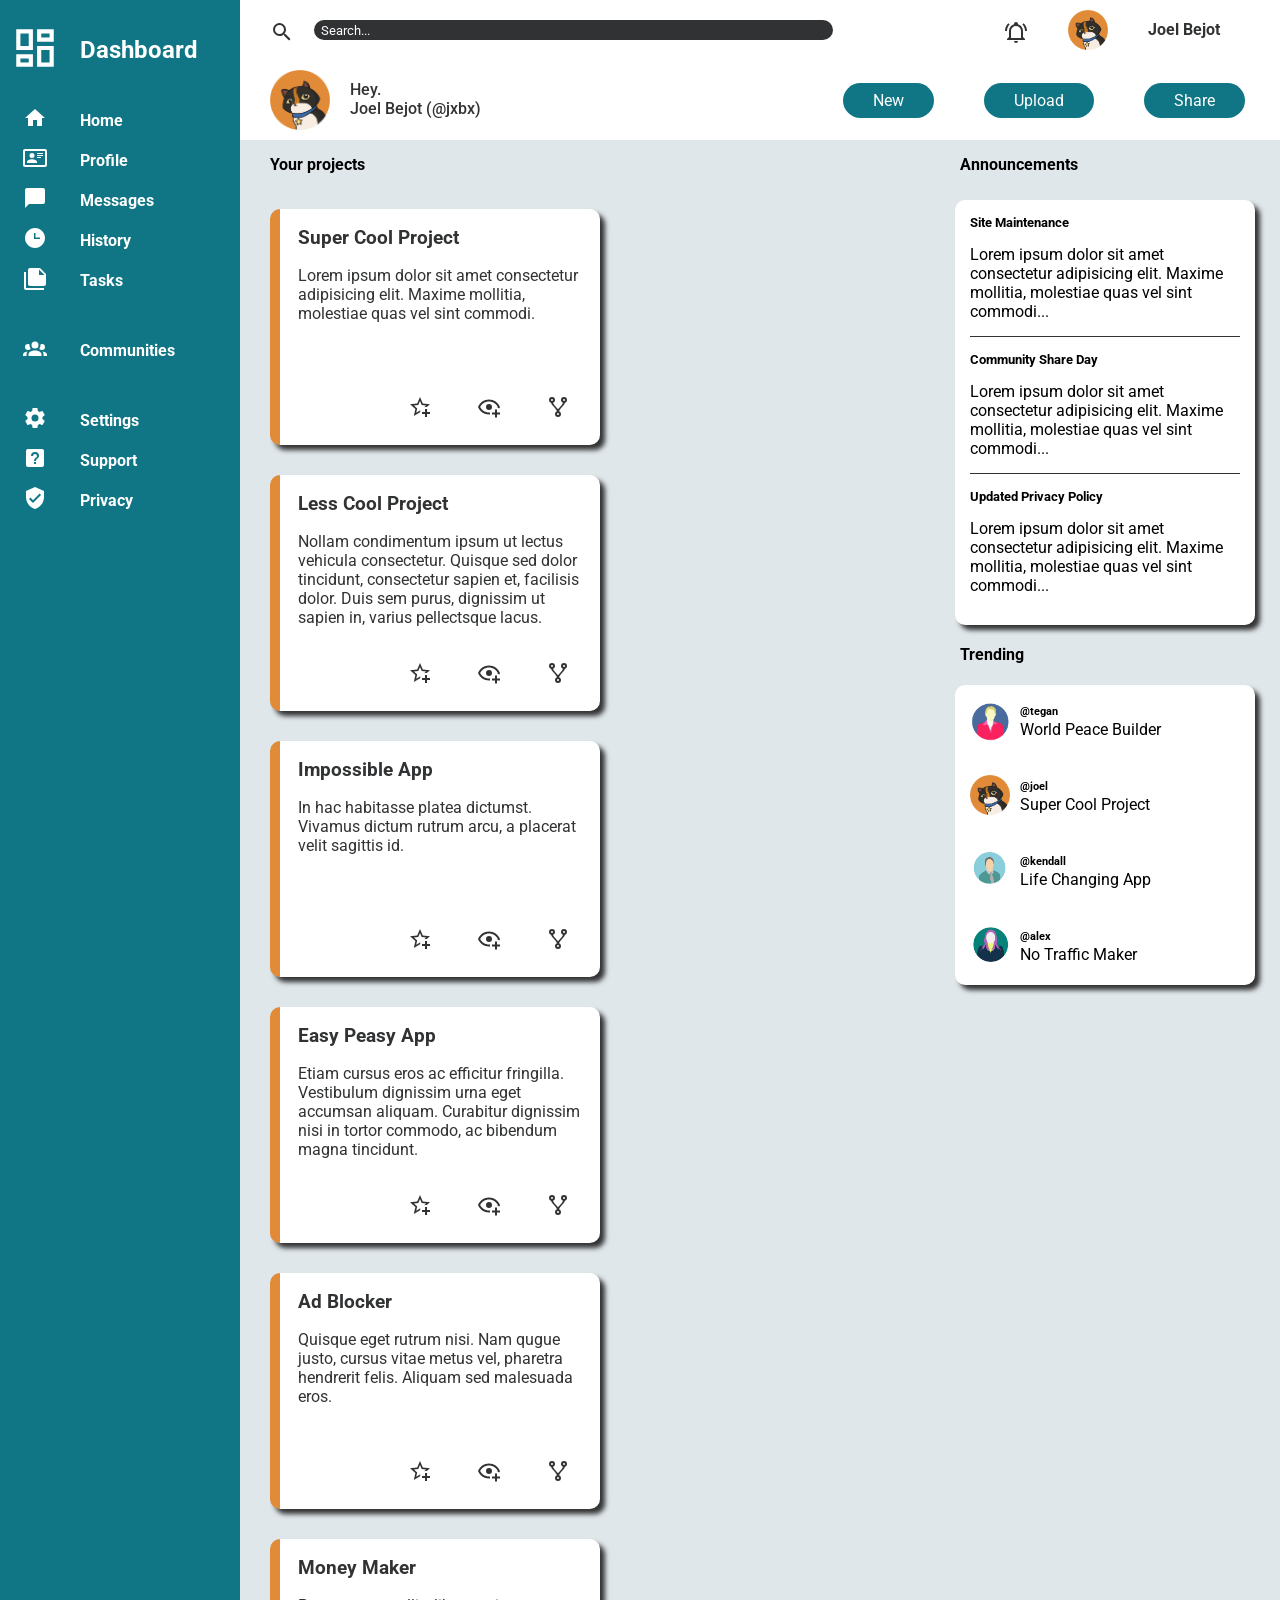
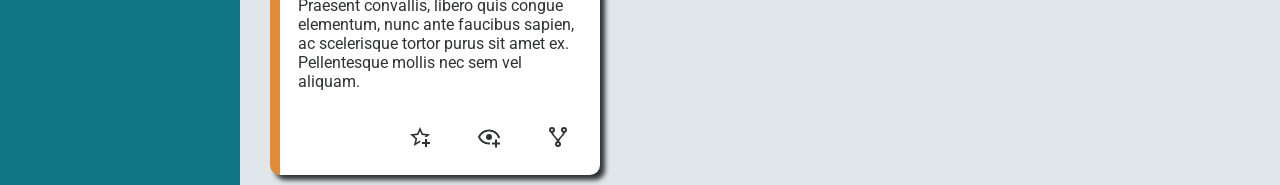
<file: index.html>
<!DOCTYPE html>
<html lang="en">
<head>
  <meta charset="UTF-8">
  <meta name="viewport" content="width=device-width, initial-scale=1.0">
  <link rel="stylesheet" href="style.css">
  <link rel="preconnect" href="https://fonts.googleapis.com">
  <link rel="preconnect" href="https://fonts.gstatic.com" crossorigin>
  <link href="https://fonts.googleapis.com/css2?family=Roboto:wght@400;500;700&display=swap" rel="stylesheet">
  <title>Document</title>
</head>
<body>
  <div class="container">
    <div class="nav">
      <div class="nav-item icon">
        <svg style="width:50px;height:50px" viewBox="0 0 24 24">
          <path fill="currentColor" d="M19,5V7H15V5H19M9,5V11H5V5H9M19,13V19H15V13H19M9,17V19H5V17H9M21,3H13V9H21V3M11,3H3V13H11V3M21,11H13V21H21V11M11,15H3V21H11V15Z" />
        </svg>
      </div>
      <div class="nav-item" id="dashboard">Dashboard</div>
        
        <div class="nav-item">
          <svg style="width:50px;height:24px" viewBox="0 0 24 24">
            <path fill="currentColor" d="M10,20V14H14V20H19V12H22L12,3L2,12H5V20H10Z" />
          </svg>
        </div>
        <div class="nav-item">Home</div>
        <div class="nav-item">
          <svg style="width:50px;height:24px" viewBox="0 0 24 24">
            <path fill="currentColor" d="M22,3H2C0.91,3.04 0.04,3.91 0,5V19C0.04,20.09 0.91,20.96 2,21H22C23.09,20.96 23.96,20.09 24,19V5C23.96,3.91 23.09,3.04 22,3M22,19H2V5H22V19M14,17V15.75C14,14.09 10.66,13.25 9,13.25C7.34,13.25 4,14.09 4,15.75V17H14M9,7A2.5,2.5 0 0,0 6.5,9.5A2.5,2.5 0 0,0 9,12A2.5,2.5 0 0,0 11.5,9.5A2.5,2.5 0 0,0 9,7M14,7V8H20V7H14M14,9V10H20V9H14M14,11V12H18V11H14" />
          </svg>
        </div>
        <div class="nav-item">Profile</div>
        <div class="nav-item">
          <svg style="width:50px;height:24px" viewBox="0 0 24 24">
            <path fill="currentColor" d="M20,2H4A2,2 0 0,0 2,4V22L6,18H20A2,2 0 0,0 22,16V4C22,2.89 21.1,2 20,2Z" />
          </svg>
        </div>
        <div class="nav-item">Messages</div>
        <div class="nav-item">
          <svg style="width:50px;height:24px" viewBox="0 0 24 24">
            <path fill="currentColor" d="M12 2C6.5 2 2 6.5 2 12C2 17.5 6.5 22 12 22C17.5 22 22 17.5 22 12S17.5 2 12 2M17 13H11V7H12.5V11.5H17V13Z" />
          </svg>
        </div>
        <div class="nav-item">History</div>
        <div class="nav-item">
          <svg style="width:50px;height:24px" viewBox="0 0 24 24">
            <path fill="currentColor" d="M16,9H21.5L16,3.5V9M7,2H17L23,8V18A2,2 0 0,1 21,20H7C5.89,20 5,19.1 5,18V4A2,2 0 0,1 7,2M3,6V22H21V24H3A2,2 0 0,1 1,22V6H3Z" />
          </svg>
        </div>
        <div class="nav-item">Tasks</div>
        <div class="nav-item">
          <svg style="width:50px;height:24px" viewBox="0 0 24 24">
            <path fill="currentColor" d="M12,5.5A3.5,3.5 0 0,1 15.5,9A3.5,3.5 0 0,1 12,12.5A3.5,3.5 0 0,1 8.5,9A3.5,3.5 0 0,1 12,5.5M5,8C5.56,8 6.08,8.15 6.53,8.42C6.38,9.85 6.8,11.27 7.66,12.38C7.16,13.34 6.16,14 5,14A3,3 0 0,1 2,11A3,3 0 0,1 5,8M19,8A3,3 0 0,1 22,11A3,3 0 0,1 19,14C17.84,14 16.84,13.34 16.34,12.38C17.2,11.27 17.62,9.85 17.47,8.42C17.92,8.15 18.44,8 19,8M5.5,18.25C5.5,16.18 8.41,14.5 12,14.5C15.59,14.5 18.5,16.18 18.5,18.25V20H5.5V18.25M0,20V18.5C0,17.11 1.89,15.94 4.45,15.6C3.86,16.28 3.5,17.22 3.5,18.25V20H0M24,20H20.5V18.25C20.5,17.22 20.14,16.28 19.55,15.6C22.11,15.94 24,17.11 24,18.5V20Z" />
          </svg>
        </div>
        <div class="nav-item">Communities</div>
        <div class="nav-item">
          <svg style="width:50px;height:24px" viewBox="0 0 24 24">
            <path fill="currentColor" d="M12,15.5A3.5,3.5 0 0,1 8.5,12A3.5,3.5 0 0,1 12,8.5A3.5,3.5 0 0,1 15.5,12A3.5,3.5 0 0,1 12,15.5M19.43,12.97C19.47,12.65 19.5,12.33 19.5,12C19.5,11.67 19.47,11.34 19.43,11L21.54,9.37C21.73,9.22 21.78,8.95 21.66,8.73L19.66,5.27C19.54,5.05 19.27,4.96 19.05,5.05L16.56,6.05C16.04,5.66 15.5,5.32 14.87,5.07L14.5,2.42C14.46,2.18 14.25,2 14,2H10C9.75,2 9.54,2.18 9.5,2.42L9.13,5.07C8.5,5.32 7.96,5.66 7.44,6.05L4.95,5.05C4.73,4.96 4.46,5.05 4.34,5.27L2.34,8.73C2.21,8.95 2.27,9.22 2.46,9.37L4.57,11C4.53,11.34 4.5,11.67 4.5,12C4.5,12.33 4.53,12.65 4.57,12.97L2.46,14.63C2.27,14.78 2.21,15.05 2.34,15.27L4.34,18.73C4.46,18.95 4.73,19.03 4.95,18.95L7.44,17.94C7.96,18.34 8.5,18.68 9.13,18.93L9.5,21.58C9.54,21.82 9.75,22 10,22H14C14.25,22 14.46,21.82 14.5,21.58L14.87,18.93C15.5,18.67 16.04,18.34 16.56,17.94L19.05,18.95C19.27,19.03 19.54,18.95 19.66,18.73L21.66,15.27C21.78,15.05 21.73,14.78 21.54,14.63L19.43,12.97Z" />
          </svg>
        </div>
        <div class="nav-item">Settings</div>
        <div class="nav-item">
          <svg style="width:50px;height:24px" viewBox="0 0 24 24">
            <path fill="currentColor" d="M11,18H13V16H11V18M12,6A4,4 0 0,0 8,10H10A2,2 0 0,1 12,8A2,2 0 0,1 14,10C14,12 11,11.75 11,15H13C13,12.75 16,12.5 16,10A4,4 0 0,0 12,6M5,3H19A2,2 0 0,1 21,5V19A2,2 0 0,1 19,21H5A2,2 0 0,1 3,19V5A2,2 0 0,1 5,3Z" />
          </svg>
        </div>
        <div class="nav-item">Support</div>
        <div class="nav-item">
          <svg style="width:50px;height:24px" viewBox="0 0 24 24">
            <path fill="currentColor" d="M10,17L6,13L7.41,11.59L10,14.17L16.59,7.58L18,9M12,1L3,5V11C3,16.55 6.84,21.74 12,23C17.16,21.74 21,16.55 21,11V5L12,1Z" />
          </svg>
        </div>
        <div class="nav-item">Privacy</div>
      
    </div>
    <div class="header">
      <div class="header-top">
        <div class="top-left">
          <div id="search-magnify">
            <label for="search-bar">
              <svg style="width:24px;height:24px" viewBox="0 0 24 24">
                <path fill="currentColor" d="M9.5,3A6.5,6.5 0 0,1 16,9.5C16,11.11 15.41,12.59 14.44,13.73L14.71,14H15.5L20.5,19L19,20.5L14,15.5V14.71L13.73,14.44C12.59,15.41 11.11,16 9.5,16A6.5,6.5 0 0,1 3,9.5A6.5,6.5 0 0,1 9.5,3M9.5,5C7,5 5,7 5,9.5C5,12 7,14 9.5,14C12,14 14,12 14,9.5C14,7 12,5 9.5,5Z" />
              </svg>
            </label>
          </div>
          <div class="search">
            <input type="text" name="search-bar" 
              id="search-bar"
              placeholder="Search...">
          </div>
        </div>
        <div class="top-right">
          <div id="name">Joel Bejot</div>
          <div class="avatar">
            <img src="cat-avatar.png" alt="cat-avatar" id="cat-avatar-sm">
          </div>
          <div class="bell">
            <svg style="width:24px;height:24px" viewBox="0 0 24 24" id="bell">
              <path fill="currentColor" d="M10,21H14A2,2 0 0,1 12,23A2,2 0 0,1 10,21M21,19V20H3V19L5,17V11C5,7.9 7.03,5.17 10,4.29C10,4.19 10,4.1 10,4A2,2 0 0,1 12,2A2,2 0 0,1 14,4C14,4.1 14,4.19 14,4.29C16.97,5.17 19,7.9 19,11V17L21,19M17,11A5,5 0 0,0 12,6A5,5 0 0,0 7,11V18H17V11M19.75,3.19L18.33,4.61C20.04,6.3 21,8.6 21,11H23C23,8.07 21.84,5.25 19.75,3.19M1,11H3C3,8.6 3.96,6.3 5.67,4.61L4.25,3.19C2.16,5.25 1,8.07 1,11Z" />
            </svg>
          </div>
        </div>
      </div>
      <div class="header-bottom">
        <div class="bottom-left">
          <img src="cat-avatar.png" alt="cat-avatar" id="cat-avatar-med">
          <div class="name-hey">
            <div class="name-top">Hey.</div>
            <div class="name-bottom">Joel Bejot (@jxbx)</div>
          </div>
        </div>
        <div class="bottom-right">
          <div id="share">Share</div>
          <div id="upload">Upload</div>
          <div id="new">New</div>
        </div>
      </div>
    </div>
    <div class="content">
      <div class="content-inner">
        <div class="projects">
          <div class="tile-header">Your projects</div>
          <div class="tiles">
              <div class="tile-content">
                <h3>Super Cool Project</h3>
                <p>Lorem ipsum dolor sit amet consectetur adipisicing elit. Maxime mollitia, molestiae quas vel sint commodi.</p>
              </div>
              <div class="icons">
                <div class="star">
                  <svg style="width:24px;height:24px" viewBox="0 0 24 24">
                    <path fill="currentColor" d="M5.8 21L7.4 14L2 9.2L9.2 8.6L12 2L14.8 8.6L22 9.2L18.8 12H18C17.3 12 16.6 12.1 15.9 12.4L18.1 10.5L13.7 10.1L12 6.1L10.3 10.1L5.9 10.5L9.2 13.4L8.2 17.7L12 15.4L12.5 15.7C12.3 16.2 12.1 16.8 12.1 17.3L5.8 21M17 14V17H14V19H17V22H19V19H22V17H19V14H17Z" />
                  </svg>
                </div>
                <div class="eye">
                  <svg style="width:24px;height:24px" viewBox="0 0 24 24">
                    <path fill="currentColor" d="M12,4.5C7,4.5 2.73,7.61 1,12C2.73,16.39 7,19.5 12,19.5C12.36,19.5 12.72,19.5 13.08,19.45C13.03,19.13 13,18.82 13,18.5C13,18.14 13.04,17.78 13.1,17.42C12.74,17.46 12.37,17.5 12,17.5C8.24,17.5 4.83,15.36 3.18,12C4.83,8.64 8.24,6.5 12,6.5C15.76,6.5 19.17,8.64 20.82,12C20.7,12.24 20.56,12.45 20.43,12.68C21.09,12.84 21.72,13.11 22.29,13.5C22.56,13 22.8,12.5 23,12C21.27,7.61 17,4.5 12,4.5M12,9A3,3 0 0,0 9,12A3,3 0 0,0 12,15A3,3 0 0,0 15,12A3,3 0 0,0 12,9M18,14.5V17.5H15V19.5H18V22.5H20V19.5H23V17.5H20V14.5H18Z" />
                  </svg>
                </div>
                <div class="share">
                  <svg style="width:24px;height:24px" viewBox="0 0 24 24">
                    <path fill="currentColor" d="M6,2A3,3 0 0,1 9,5C9,6.28 8.19,7.38 7.06,7.81C7.15,8.27 7.39,8.83 8,9.63C9,10.92 11,12.83 12,14.17C13,12.83 15,10.92 16,9.63C16.61,8.83 16.85,8.27 16.94,7.81C15.81,7.38 15,6.28 15,5A3,3 0 0,1 18,2A3,3 0 0,1 21,5C21,6.32 20.14,7.45 18.95,7.85C18.87,8.37 18.64,9 18,9.83C17,11.17 15,13.08 14,14.38C13.39,15.17 13.15,15.73 13.06,16.19C14.19,16.62 15,17.72 15,19A3,3 0 0,1 12,22A3,3 0 0,1 9,19C9,17.72 9.81,16.62 10.94,16.19C10.85,15.73 10.61,15.17 10,14.38C9,13.08 7,11.17 6,9.83C5.36,9 5.13,8.37 5.05,7.85C3.86,7.45 3,6.32 3,5A3,3 0 0,1 6,2M6,4A1,1 0 0,0 5,5A1,1 0 0,0 6,6A1,1 0 0,0 7,5A1,1 0 0,0 6,4M18,4A1,1 0 0,0 17,5A1,1 0 0,0 18,6A1,1 0 0,0 19,5A1,1 0 0,0 18,4M12,18A1,1 0 0,0 11,19A1,1 0 0,0 12,20A1,1 0 0,0 13,19A1,1 0 0,0 12,18Z" />
                </svg>
                </div>
              </div>
          </div>
          <div class="tiles">
            <div class="tile-content">
              <h3>Less Cool Project</h3>
              <p>Nollam condimentum ipsum ut lectus vehicula consectetur. Quisque sed dolor tincidunt, consectetur sapien et, facilisis dolor. Duis sem purus, dignissim ut sapien in, varius pellectsque lacus.</p>
            </div>
            <div class="icons">
              <div class="star">
                <svg style="width:24px;height:24px" viewBox="0 0 24 24">
                  <path fill="currentColor" d="M5.8 21L7.4 14L2 9.2L9.2 8.6L12 2L14.8 8.6L22 9.2L18.8 12H18C17.3 12 16.6 12.1 15.9 12.4L18.1 10.5L13.7 10.1L12 6.1L10.3 10.1L5.9 10.5L9.2 13.4L8.2 17.7L12 15.4L12.5 15.7C12.3 16.2 12.1 16.8 12.1 17.3L5.8 21M17 14V17H14V19H17V22H19V19H22V17H19V14H17Z" />
                </svg>
              </div>
              <div class="eye">
                <svg style="width:24px;height:24px" viewBox="0 0 24 24">
                  <path fill="currentColor" d="M12,4.5C7,4.5 2.73,7.61 1,12C2.73,16.39 7,19.5 12,19.5C12.36,19.5 12.72,19.5 13.08,19.45C13.03,19.13 13,18.82 13,18.5C13,18.14 13.04,17.78 13.1,17.42C12.74,17.46 12.37,17.5 12,17.5C8.24,17.5 4.83,15.36 3.18,12C4.83,8.64 8.24,6.5 12,6.5C15.76,6.5 19.17,8.64 20.82,12C20.7,12.24 20.56,12.45 20.43,12.68C21.09,12.84 21.72,13.11 22.29,13.5C22.56,13 22.8,12.5 23,12C21.27,7.61 17,4.5 12,4.5M12,9A3,3 0 0,0 9,12A3,3 0 0,0 12,15A3,3 0 0,0 15,12A3,3 0 0,0 12,9M18,14.5V17.5H15V19.5H18V22.5H20V19.5H23V17.5H20V14.5H18Z" />
                </svg>
              </div>
              <div class="share">
                <svg style="width:24px;height:24px" viewBox="0 0 24 24">
                  <path fill="currentColor" d="M6,2A3,3 0 0,1 9,5C9,6.28 8.19,7.38 7.06,7.81C7.15,8.27 7.39,8.83 8,9.63C9,10.92 11,12.83 12,14.17C13,12.83 15,10.92 16,9.63C16.61,8.83 16.85,8.27 16.94,7.81C15.81,7.38 15,6.28 15,5A3,3 0 0,1 18,2A3,3 0 0,1 21,5C21,6.32 20.14,7.45 18.95,7.85C18.87,8.37 18.64,9 18,9.83C17,11.17 15,13.08 14,14.38C13.39,15.17 13.15,15.73 13.06,16.19C14.19,16.62 15,17.72 15,19A3,3 0 0,1 12,22A3,3 0 0,1 9,19C9,17.72 9.81,16.62 10.94,16.19C10.85,15.73 10.61,15.17 10,14.38C9,13.08 7,11.17 6,9.83C5.36,9 5.13,8.37 5.05,7.85C3.86,7.45 3,6.32 3,5A3,3 0 0,1 6,2M6,4A1,1 0 0,0 5,5A1,1 0 0,0 6,6A1,1 0 0,0 7,5A1,1 0 0,0 6,4M18,4A1,1 0 0,0 17,5A1,1 0 0,0 18,6A1,1 0 0,0 19,5A1,1 0 0,0 18,4M12,18A1,1 0 0,0 11,19A1,1 0 0,0 12,20A1,1 0 0,0 13,19A1,1 0 0,0 12,18Z" />
              </svg>
              </div>
            </div>
        </div>
        <div class="tiles">
          <div class="tile-content">
            <h3>Impossible App</h3>
            <p>In hac habitasse platea dictumst. Vivamus dictum rutrum arcu, a placerat velit sagittis id.</p>
          </div>
          <div class="icons">
            <div class="star">
              <svg style="width:24px;height:24px" viewBox="0 0 24 24">
                <path fill="currentColor" d="M5.8 21L7.4 14L2 9.2L9.2 8.6L12 2L14.8 8.6L22 9.2L18.8 12H18C17.3 12 16.6 12.1 15.9 12.4L18.1 10.5L13.7 10.1L12 6.1L10.3 10.1L5.9 10.5L9.2 13.4L8.2 17.7L12 15.4L12.5 15.7C12.3 16.2 12.1 16.8 12.1 17.3L5.8 21M17 14V17H14V19H17V22H19V19H22V17H19V14H17Z" />
              </svg>
            </div>
            <div class="eye">
              <svg style="width:24px;height:24px" viewBox="0 0 24 24">
                <path fill="currentColor" d="M12,4.5C7,4.5 2.73,7.61 1,12C2.73,16.39 7,19.5 12,19.5C12.36,19.5 12.72,19.5 13.08,19.45C13.03,19.13 13,18.82 13,18.5C13,18.14 13.04,17.78 13.1,17.42C12.74,17.46 12.37,17.5 12,17.5C8.24,17.5 4.83,15.36 3.18,12C4.83,8.64 8.24,6.5 12,6.5C15.76,6.5 19.17,8.64 20.82,12C20.7,12.24 20.56,12.45 20.43,12.68C21.09,12.84 21.72,13.11 22.29,13.5C22.56,13 22.8,12.5 23,12C21.27,7.61 17,4.5 12,4.5M12,9A3,3 0 0,0 9,12A3,3 0 0,0 12,15A3,3 0 0,0 15,12A3,3 0 0,0 12,9M18,14.5V17.5H15V19.5H18V22.5H20V19.5H23V17.5H20V14.5H18Z" />
              </svg>
            </div>
            <div class="share">
              <svg style="width:24px;height:24px" viewBox="0 0 24 24">
                <path fill="currentColor" d="M6,2A3,3 0 0,1 9,5C9,6.28 8.19,7.38 7.06,7.81C7.15,8.27 7.39,8.83 8,9.63C9,10.92 11,12.83 12,14.17C13,12.83 15,10.92 16,9.63C16.61,8.83 16.85,8.27 16.94,7.81C15.81,7.38 15,6.28 15,5A3,3 0 0,1 18,2A3,3 0 0,1 21,5C21,6.32 20.14,7.45 18.95,7.85C18.87,8.37 18.64,9 18,9.83C17,11.17 15,13.08 14,14.38C13.39,15.17 13.15,15.73 13.06,16.19C14.19,16.62 15,17.72 15,19A3,3 0 0,1 12,22A3,3 0 0,1 9,19C9,17.72 9.81,16.62 10.94,16.19C10.85,15.73 10.61,15.17 10,14.38C9,13.08 7,11.17 6,9.83C5.36,9 5.13,8.37 5.05,7.85C3.86,7.45 3,6.32 3,5A3,3 0 0,1 6,2M6,4A1,1 0 0,0 5,5A1,1 0 0,0 6,6A1,1 0 0,0 7,5A1,1 0 0,0 6,4M18,4A1,1 0 0,0 17,5A1,1 0 0,0 18,6A1,1 0 0,0 19,5A1,1 0 0,0 18,4M12,18A1,1 0 0,0 11,19A1,1 0 0,0 12,20A1,1 0 0,0 13,19A1,1 0 0,0 12,18Z" />
            </svg>
            </div>
          </div>
      </div>
      <div class="tiles">
        <div class="tile-content">
          <h3>Easy Peasy App</h3>
          <p>Etiam cursus eros ac efficitur fringilla. Vestibulum dignissim urna eget accumsan aliquam. Curabitur dignissim nisi in tortor commodo, ac bibendum magna tincidunt.</p>
        </div>
        <div class="icons">
          <div class="star">
            <svg style="width:24px;height:24px" viewBox="0 0 24 24">
              <path fill="currentColor" d="M5.8 21L7.4 14L2 9.2L9.2 8.6L12 2L14.8 8.6L22 9.2L18.8 12H18C17.3 12 16.6 12.1 15.9 12.4L18.1 10.5L13.7 10.1L12 6.1L10.3 10.1L5.9 10.5L9.2 13.4L8.2 17.7L12 15.4L12.5 15.7C12.3 16.2 12.1 16.8 12.1 17.3L5.8 21M17 14V17H14V19H17V22H19V19H22V17H19V14H17Z" />
            </svg>
          </div>
          <div class="eye">
            <svg style="width:24px;height:24px" viewBox="0 0 24 24">
              <path fill="currentColor" d="M12,4.5C7,4.5 2.73,7.61 1,12C2.73,16.39 7,19.5 12,19.5C12.36,19.5 12.72,19.5 13.08,19.45C13.03,19.13 13,18.82 13,18.5C13,18.14 13.04,17.78 13.1,17.42C12.74,17.46 12.37,17.5 12,17.5C8.24,17.5 4.83,15.36 3.18,12C4.83,8.64 8.24,6.5 12,6.5C15.76,6.5 19.17,8.64 20.82,12C20.7,12.24 20.56,12.45 20.43,12.68C21.09,12.84 21.72,13.11 22.29,13.5C22.56,13 22.8,12.5 23,12C21.27,7.61 17,4.5 12,4.5M12,9A3,3 0 0,0 9,12A3,3 0 0,0 12,15A3,3 0 0,0 15,12A3,3 0 0,0 12,9M18,14.5V17.5H15V19.5H18V22.5H20V19.5H23V17.5H20V14.5H18Z" />
            </svg>
          </div>
          <div class="share">
            <svg style="width:24px;height:24px" viewBox="0 0 24 24">
              <path fill="currentColor" d="M6,2A3,3 0 0,1 9,5C9,6.28 8.19,7.38 7.06,7.81C7.15,8.27 7.39,8.83 8,9.63C9,10.92 11,12.83 12,14.17C13,12.83 15,10.92 16,9.63C16.61,8.83 16.85,8.27 16.94,7.81C15.81,7.38 15,6.28 15,5A3,3 0 0,1 18,2A3,3 0 0,1 21,5C21,6.32 20.14,7.45 18.95,7.85C18.87,8.37 18.64,9 18,9.83C17,11.17 15,13.08 14,14.38C13.39,15.17 13.15,15.73 13.06,16.19C14.19,16.62 15,17.72 15,19A3,3 0 0,1 12,22A3,3 0 0,1 9,19C9,17.72 9.81,16.62 10.94,16.19C10.85,15.73 10.61,15.17 10,14.38C9,13.08 7,11.17 6,9.83C5.36,9 5.13,8.37 5.05,7.85C3.86,7.45 3,6.32 3,5A3,3 0 0,1 6,2M6,4A1,1 0 0,0 5,5A1,1 0 0,0 6,6A1,1 0 0,0 7,5A1,1 0 0,0 6,4M18,4A1,1 0 0,0 17,5A1,1 0 0,0 18,6A1,1 0 0,0 19,5A1,1 0 0,0 18,4M12,18A1,1 0 0,0 11,19A1,1 0 0,0 12,20A1,1 0 0,0 13,19A1,1 0 0,0 12,18Z" />
          </svg>
          </div>
        </div>
    </div>
    <div class="tiles">
      <div class="tile-content">
        <h3>Ad Blocker</h3>
        <p>Quisque eget rutrum nisi. Nam qugue justo, cursus vitae metus vel, pharetra hendrerit felis. Aliquam sed malesuada eros.</p>
      </div>
      <div class="icons">
        <div class="star">
          <svg style="width:24px;height:24px" viewBox="0 0 24 24">
            <path fill="currentColor" d="M5.8 21L7.4 14L2 9.2L9.2 8.6L12 2L14.8 8.6L22 9.2L18.8 12H18C17.3 12 16.6 12.1 15.9 12.4L18.1 10.5L13.7 10.1L12 6.1L10.3 10.1L5.9 10.5L9.2 13.4L8.2 17.7L12 15.4L12.5 15.7C12.3 16.2 12.1 16.8 12.1 17.3L5.8 21M17 14V17H14V19H17V22H19V19H22V17H19V14H17Z" />
          </svg>
        </div>
        <div class="eye">
          <svg style="width:24px;height:24px" viewBox="0 0 24 24">
            <path fill="currentColor" d="M12,4.5C7,4.5 2.73,7.61 1,12C2.73,16.39 7,19.5 12,19.5C12.36,19.5 12.72,19.5 13.08,19.45C13.03,19.13 13,18.82 13,18.5C13,18.14 13.04,17.78 13.1,17.42C12.74,17.46 12.37,17.5 12,17.5C8.24,17.5 4.83,15.36 3.18,12C4.83,8.64 8.24,6.5 12,6.5C15.76,6.5 19.17,8.64 20.82,12C20.7,12.24 20.56,12.45 20.43,12.68C21.09,12.84 21.72,13.11 22.29,13.5C22.56,13 22.8,12.5 23,12C21.27,7.61 17,4.5 12,4.5M12,9A3,3 0 0,0 9,12A3,3 0 0,0 12,15A3,3 0 0,0 15,12A3,3 0 0,0 12,9M18,14.5V17.5H15V19.5H18V22.5H20V19.5H23V17.5H20V14.5H18Z" />
          </svg>
        </div>
        <div class="share">
          <svg style="width:24px;height:24px" viewBox="0 0 24 24">
            <path fill="currentColor" d="M6,2A3,3 0 0,1 9,5C9,6.28 8.19,7.38 7.06,7.81C7.15,8.27 7.39,8.83 8,9.63C9,10.92 11,12.83 12,14.17C13,12.83 15,10.92 16,9.63C16.61,8.83 16.85,8.27 16.94,7.81C15.81,7.38 15,6.28 15,5A3,3 0 0,1 18,2A3,3 0 0,1 21,5C21,6.32 20.14,7.45 18.95,7.85C18.87,8.37 18.64,9 18,9.83C17,11.17 15,13.08 14,14.38C13.39,15.17 13.15,15.73 13.06,16.19C14.19,16.62 15,17.72 15,19A3,3 0 0,1 12,22A3,3 0 0,1 9,19C9,17.72 9.81,16.62 10.94,16.19C10.85,15.73 10.61,15.17 10,14.38C9,13.08 7,11.17 6,9.83C5.36,9 5.13,8.37 5.05,7.85C3.86,7.45 3,6.32 3,5A3,3 0 0,1 6,2M6,4A1,1 0 0,0 5,5A1,1 0 0,0 6,6A1,1 0 0,0 7,5A1,1 0 0,0 6,4M18,4A1,1 0 0,0 17,5A1,1 0 0,0 18,6A1,1 0 0,0 19,5A1,1 0 0,0 18,4M12,18A1,1 0 0,0 11,19A1,1 0 0,0 12,20A1,1 0 0,0 13,19A1,1 0 0,0 12,18Z" />
        </svg>
        </div>
      </div>
  </div>
  <div class="tiles">
    <div class="tile-content">
      <h3>Money Maker</h3>
      <p>Praesent convallis, libero quis congue elementum, nunc ante faucibus sapien, ac scelerisque tortor purus sit amet ex. Pellentesque mollis nec sem vel aliquam.</p>
    </div>
    <div class="icons">
      <div class="star">
        <svg style="width:24px;height:24px" viewBox="0 0 24 24">
          <path fill="currentColor" d="M5.8 21L7.4 14L2 9.2L9.2 8.6L12 2L14.8 8.6L22 9.2L18.8 12H18C17.3 12 16.6 12.1 15.9 12.4L18.1 10.5L13.7 10.1L12 6.1L10.3 10.1L5.9 10.5L9.2 13.4L8.2 17.7L12 15.4L12.5 15.7C12.3 16.2 12.1 16.8 12.1 17.3L5.8 21M17 14V17H14V19H17V22H19V19H22V17H19V14H17Z" />
        </svg>
      </div>
      <div class="eye">
        <svg style="width:24px;height:24px" viewBox="0 0 24 24">
          <path fill="currentColor" d="M12,4.5C7,4.5 2.73,7.61 1,12C2.73,16.39 7,19.5 12,19.5C12.36,19.5 12.72,19.5 13.08,19.45C13.03,19.13 13,18.82 13,18.5C13,18.14 13.04,17.78 13.1,17.42C12.74,17.46 12.37,17.5 12,17.5C8.24,17.5 4.83,15.36 3.18,12C4.83,8.64 8.24,6.5 12,6.5C15.76,6.5 19.17,8.64 20.82,12C20.7,12.24 20.56,12.45 20.43,12.68C21.09,12.84 21.72,13.11 22.29,13.5C22.56,13 22.8,12.5 23,12C21.27,7.61 17,4.5 12,4.5M12,9A3,3 0 0,0 9,12A3,3 0 0,0 12,15A3,3 0 0,0 15,12A3,3 0 0,0 12,9M18,14.5V17.5H15V19.5H18V22.5H20V19.5H23V17.5H20V14.5H18Z" />
        </svg>
      </div>
      <div class="share">
        <svg style="width:24px;height:24px" viewBox="0 0 24 24">
          <path fill="currentColor" d="M6,2A3,3 0 0,1 9,5C9,6.28 8.19,7.38 7.06,7.81C7.15,8.27 7.39,8.83 8,9.63C9,10.92 11,12.83 12,14.17C13,12.83 15,10.92 16,9.63C16.61,8.83 16.85,8.27 16.94,7.81C15.81,7.38 15,6.28 15,5A3,3 0 0,1 18,2A3,3 0 0,1 21,5C21,6.32 20.14,7.45 18.95,7.85C18.87,8.37 18.64,9 18,9.83C17,11.17 15,13.08 14,14.38C13.39,15.17 13.15,15.73 13.06,16.19C14.19,16.62 15,17.72 15,19A3,3 0 0,1 12,22A3,3 0 0,1 9,19C9,17.72 9.81,16.62 10.94,16.19C10.85,15.73 10.61,15.17 10,14.38C9,13.08 7,11.17 6,9.83C5.36,9 5.13,8.37 5.05,7.85C3.86,7.45 3,6.32 3,5A3,3 0 0,1 6,2M6,4A1,1 0 0,0 5,5A1,1 0 0,0 6,6A1,1 0 0,0 7,5A1,1 0 0,0 6,4M18,4A1,1 0 0,0 17,5A1,1 0 0,0 18,6A1,1 0 0,0 19,5A1,1 0 0,0 18,4M12,18A1,1 0 0,0 11,19A1,1 0 0,0 12,20A1,1 0 0,0 13,19A1,1 0 0,0 12,18Z" />
      </svg>
      </div>
    </div>
</div>
        </div>
        <div class="right-sidebar">
          <div class="sidebar-header">Announcements</div>
          <div class="announcements">
            <h5>Site Maintenance</h5>
            <p class="announcement">Lorem ipsum dolor sit amet consectetur adipisicing elit. Maxime mollitia,
              molestiae quas vel sint commodi...</p>
            <h5>Community Share Day</h5>
            <p class="announcement">Lorem ipsum dolor sit amet consectetur adipisicing elit. Maxime mollitia,
              molestiae quas vel sint commodi...</p>
            <h5>Updated Privacy Policy</h5>
            <p>Lorem ipsum dolor sit amet consectetur adipisicing elit. Maxime mollitia,
              molestiae quas vel sint commodi...</p>
          </div>
          <div class="trending-header">Trending</div>
          <div class="trending">
            <div class="trending-inner" id="trending-1">
              <img src="avatar2.png" alt="Avatar 1">
              <div class="trending-info">
                <h6>@tegan</h6>
                <p>World Peace Builder</p>
              </div>
            </div>
            <div class="trending-inner" id="trending-2">
              <img src="cat-avatar.png" alt="Avatar 2">
              <div class="trending-info">
                <h6>@joel</h6>
                <p>Super Cool Project</p>
              </div>
            </div>
            <div class="trending-inner" id="trending-3">
              <img src="avatar3.png" alt="Avatar 3">
              <div class="trending-info">
                <h6>@kendall</h6>
                <p>Life Changing App</p>
              </div>
            </div>
            <div class="trending-inner" id="trending-4">
              <img src="avatar4.png" alt="Avatar 4">
              <div class="trending-info">
                <h6>@alex</h6>
                <p>No Traffic Maker</p>
              </div>
            </div>
          </div>
        </div>
      </div>
    </div>
  </div>
</body>
</html>
</file>
<file: style.css>
* {
  margin: 0px;
  padding: 0px;
  font-family: "Roboto", Calibri, Verdana, Geneva, Tahoma, sans-serif;
}

.container {
  display: grid;
  min-width: fit-content;
  grid-template-columns: 240px 1fr;
}

/* Nav area styles */

.nav {
  color: white;
  grid-column: 1/2;
  grid-row: 1/3;
  display: grid;
  min-width: 200px;
  max-width: 600px;
  grid-template-columns: 1fr 3fr;
  grid-template-rows: 100px repeat(5, 40px) 100px repeat(3, 40px);
}

.nav-item {
  margin: auto 10px;
  font-weight: bolder;
}

.nav-item svg {
  background-color: #107685;
}

.nav, .nav-item {
  background-color: #107685;
}

#dashboard {
  font-size: 24px;
}

/* Header area styles */

.header {
  grid-column: 2/3;
  grid-row: 1/2;
  display: grid;
  grid-template-rows: 1fr 1fr;
  background-color: white;
  color: #313233;
}

.header-top, .header-bottom {
  display: flex;
  flex-direction: row;
  flex-wrap: nowrap;
  justify-content: space-between;
}

.header-top {
  grid-row: 1/2;
}

.header-bottom {
  grid-row: 2/3;
}

.top-left {
  display: flex;
  flex-direction: row;
  flex-wrap: nowrap;
  align-items: stretch;
  margin: 0px 25px 0px 10px;
}

.top-right {
  display: flex;
  flex-direction: row-reverse;
  flex-wrap: nowrap;
  align-items: stretch;
  margin: 10px 10px 0px 10px;
}

.bottom-left {
  display: flex;
  flex-direction: row;
  flex-wrap: nowrap;
  align-items: stretch;
  margin: 0px 25px 10px 10px;
}

.bottom-right {
  display: flex;
  flex-direction: row-reverse;
  flex-wrap: nowrap;
  align-items: stretch;
  margin: 0px 10px 10px 10px;
}

#search-magnify {
  padding: 10px;
  margin-top: 10px;
  margin-left: 10px;
  margin-right: 10px;
}

input[type=text] {
  margin-top: 20px;
  height: 20px;
  background-color: #313233;
  border-radius: 18px;
  border: none;
  color: white;
  width: max(40vw, 250px);
  padding-left: 7px;
}

input[type=text]:focus {
  outline: none;
}

input[type=text]::placeholder {
  color: white;
}

#name {
  margin-top: 10px;
  margin-right: 50px;
  margin-left: 20px;
  font-weight: bold;
}

#cat-avatar-sm {
  width: 40px;
  margin-right: 20px;
  margin-left: 20px;
}

#bell {
  margin-top: 10px;
  margin-right: 20px;
}

#cat-avatar-med {
  width: 60px;
  margin: auto 20px auto 20px;
}

.name-top {
  margin-top: 10px;
}

.name-top, .name-bottom {
  font-weight: 500;
}

#new, #upload, #share {
  color: white;
  background-color: #107685;
  border-radius: 25px;
  padding: 8px 30px;
  margin: auto 25px;
}

/* Main content area styles */

.content {
  background-color: #e0e7ea;
  grid-column: 2/3;
  grid-row: 2/3;
}

.content-inner {
  display: grid;
  grid-template-columns: 1fr 350px;
}

.projects {
  display: grid;
  grid-template-columns: repeat(auto-fill, 350px);
  grid-template-rows: 1fr repeat(6, 256px);
  gap: 10px;
  margin-left: 20px;
}

.tile-header {
  grid-column: 1/-1;
  font-weight: bold;
  margin: 15px 10px;
}

.tiles {
  margin: 10px 10px;
  color: #313233;
  background-color: white;
  box-shadow: 5px 5px 5px #313233;
  border-radius: 10px;
  border-left: 10px solid #e18b38;
  display: grid;
  grid-template-rows: 1fr 1fr 50px;
}

.tile-content {
  font-size: auto;
}

.tile-content h3 {
  grid-row: 1/2;
}

.tile-content p {
  grid-row: 2/3;
}

.tile-content h3, .tile-content p {
  margin: 17.5px;
}

.icons {
  grid-row: 3/4;
  display: flex;
  flex-direction: row;
  justify-content: flex-end;
}

.star, .eye, .share {
  margin: 0px 30px 20px 15px;
}

/* Right sidebar styles */

.right-sidebar {
  display: grid;
  grid-template-columns: 100%;
  grid-template-rows: 60px 425px 60px 300px;
  background-color: #e0e7ea;
}

.sidebar-header {
  grid-row: 1/2;
  margin: 15px 0px 0px 30px;
  font-weight: bold;
}

.announcements {
  grid-row: 2/3;
  background-color: white;
  color: black;
  box-shadow: 5px 5px 5px #313233;
  border-radius: 10px;
  margin: 0px 25px 0px 25px;
}

.announcement {
  border-bottom: 1px solid #313233;
  padding-bottom: 15px;
}

.announcements h5, .announcements p {
  margin: 15px;
}

.trending {
  grid-row: 4/5;
  display: grid;
  grid-template-rows: repeat(4, 75px);  
  margin: 0px 25px 0px 25px;
  background-color: white;
  border-radius: 10px;
  box-shadow: 5px 5px 5px #313233;
}

.trending-header {
  grid-row: 3/4;
  margin: 20px 30px 0px 30px;
  font-weight: bold;
}

.trending-inner {
  display: grid;
  grid-template-columns: 50px 1fr;
  margin: 15px;
}

#trending-1 {
  grid-row: 1/2;
}

#trending-2 {
  grid-row: 2/3;
}

#trending-3 {
  grid-row: 3/4;
}

#trending-4 {
  grid-row: 4/5
}

.trending img {
  width: 40px;
}

.trending-info {
  display: grid;
  grid-template-rows: 15px 1fr;
  padding-top: 5px;
}

.trending-info h6 {
  grid-row: 1/2;
}

.trending-info p {
  grid-row: 2/3;
}
</file>
